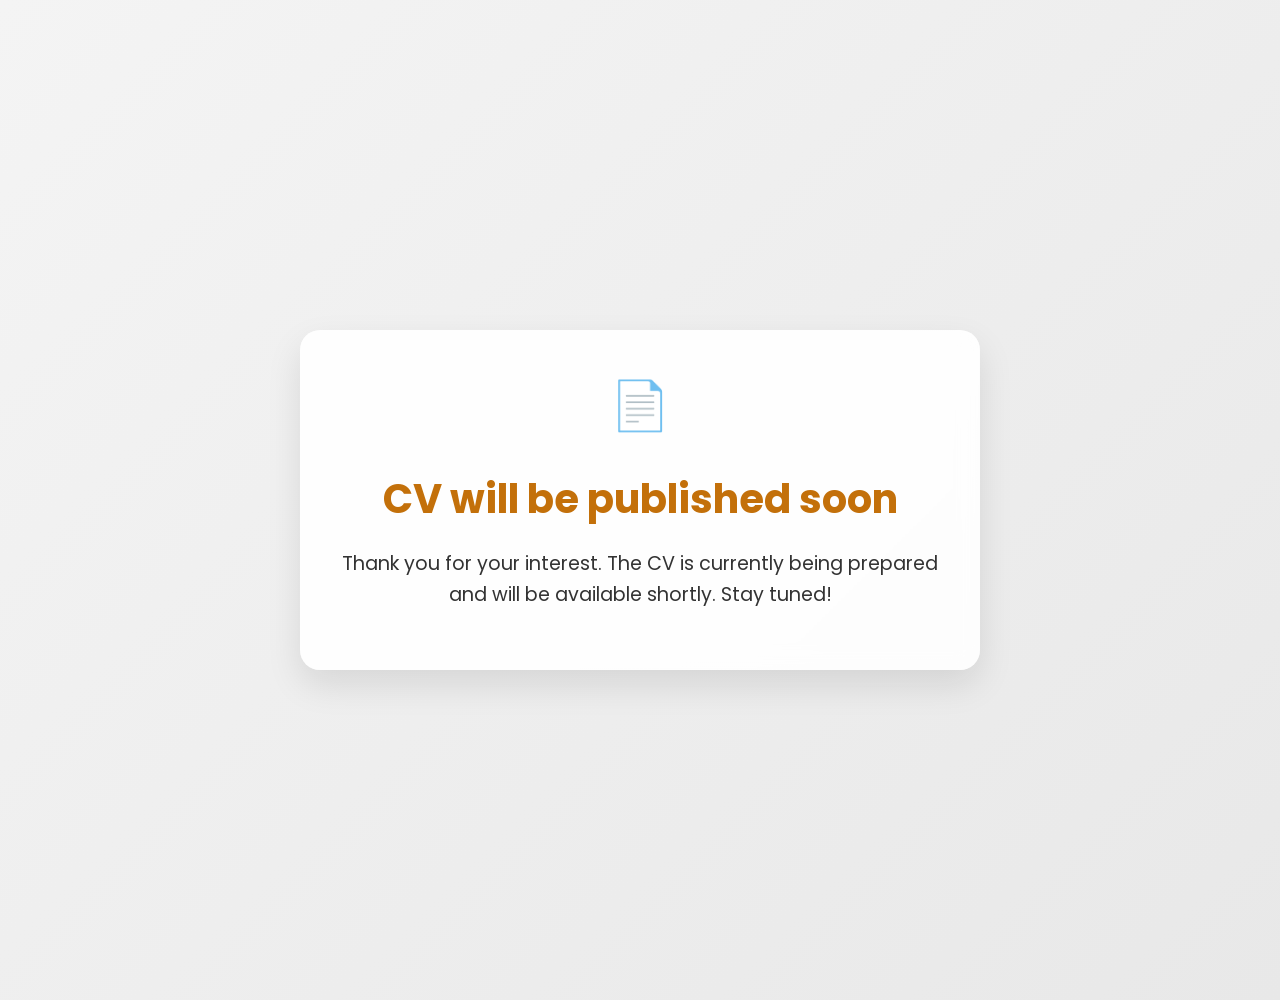
<file: pages/cv.html>
<!DOCTYPE html>
<html lang="en">
<head>
    <meta charset="UTF-8">
    <meta name="viewport" content="width=device-width, initial-scale=1.0">
    <title>CV - James Rodriss</title>
    <link href="https://fonts.googleapis.com/css2?family=Poppins:wght@300;400;500;600;700&display=swap" rel="stylesheet">
    <style>
        body {
            font-family: 'Poppins', sans-serif;
            text-align: center;
            padding: 50px;
            background: linear-gradient(135deg, #f4f4f4 0%, #e8e8e8 100%);
            margin: 0;
            min-height: 100vh;
            display: flex;
            align-items: center;
            justify-content: center;
        }
        .container {
            max-width: 600px;
            background: rgba(255, 255, 255, 0.9);
            padding: 40px;
            border-radius: 20px;
            box-shadow: 0 15px 35px rgba(0, 0, 0, 0.1);
            backdrop-filter: blur(10px);
        }
        h1 {
            color: #c3700a;
            font-size: 2.5rem;
            margin-bottom: 20px;
        }
        p {
            color: #333;
            font-size: 1.2rem;
            line-height: 1.6;
        }
        .icon {
            font-size: 3rem;
            color: #c3700a;
            margin-bottom: 20px;
        }
    </style>
</head>
<body>
    <div class="container">
        <div class="icon">📄</div>
        <h1>CV will be published soon</h1>
        <p>Thank you for your interest. The CV is currently being prepared and will be available shortly. Stay tuned!</p>
    </div>
</body>
</html></content>
</file>
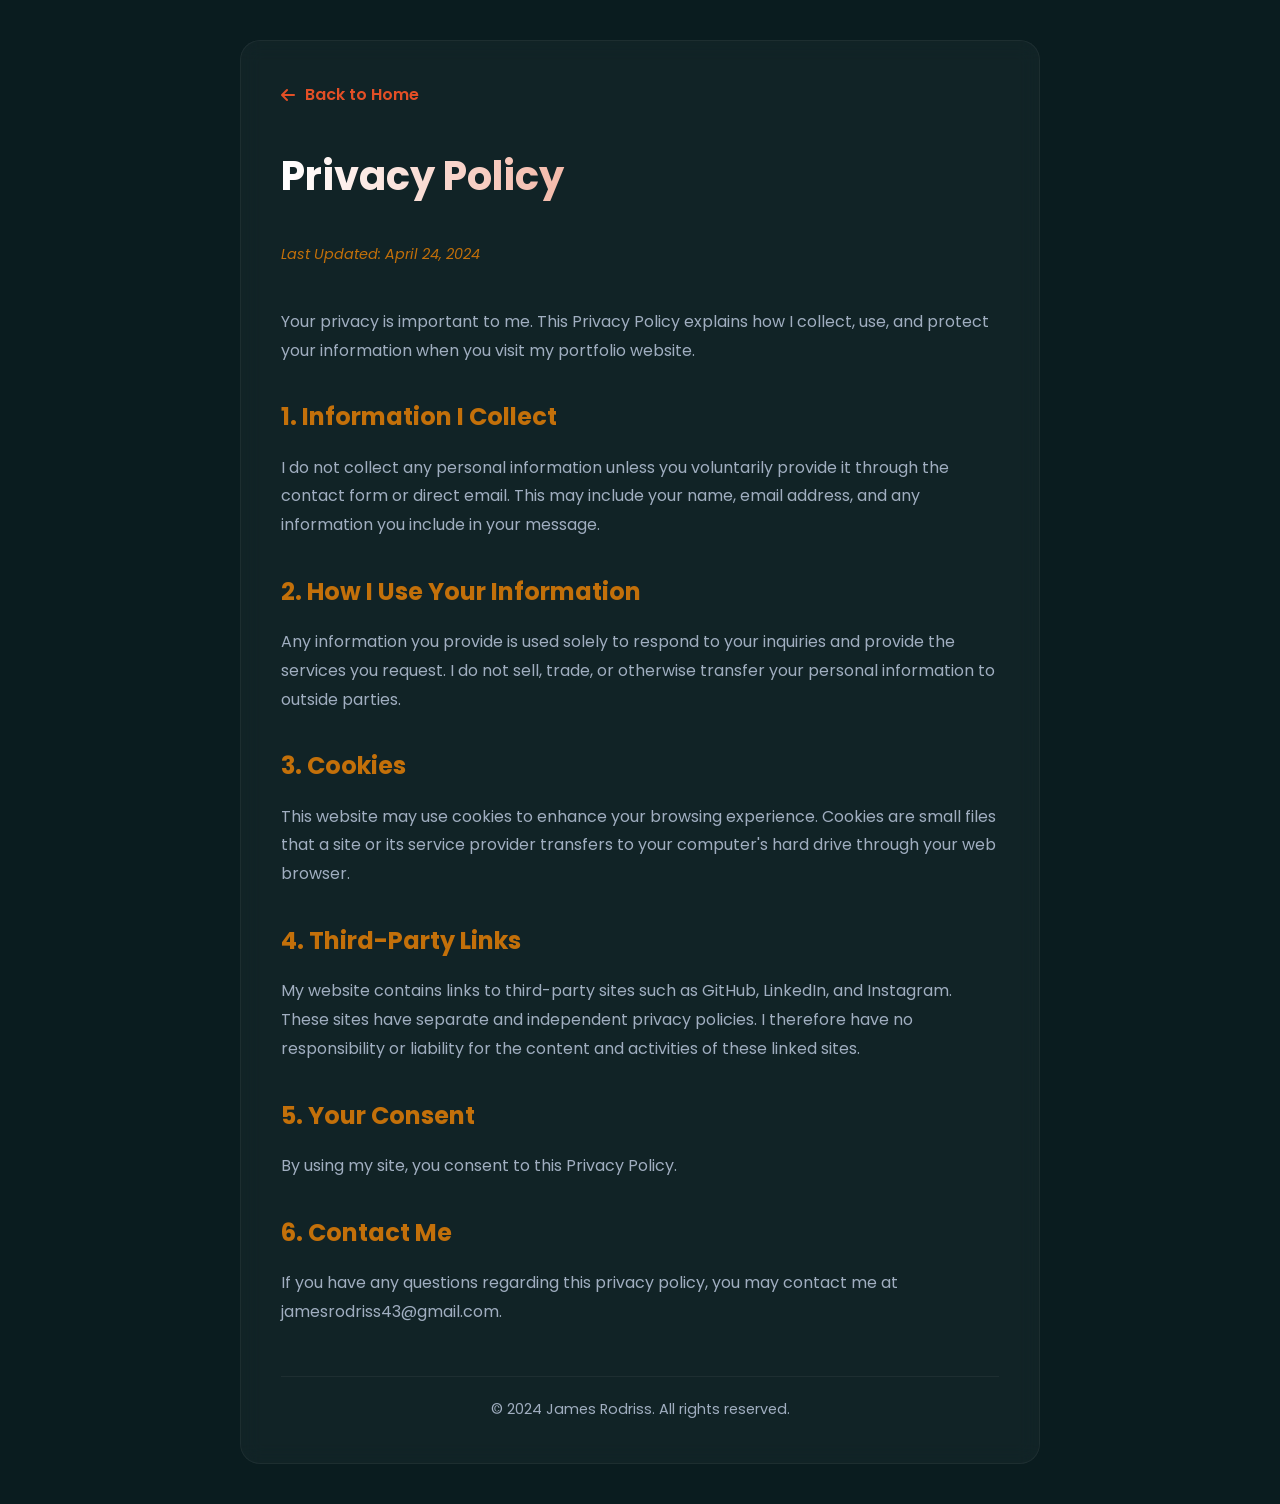
<file: pages/privacy.html>
<!DOCTYPE html>
<html lang="en">
<head>
    <meta charset="UTF-8">
    <meta name="viewport" content="width=device-width, initial-scale=1.0">
    <title>Privacy Policy - James Rodriss</title>
    <link href="https://fonts.googleapis.com/css2?family=Poppins:wght@300;400;500;600;700&display=swap" rel="stylesheet">
    <link rel="stylesheet" href="https://cdnjs.cloudflare.com/ajax/libs/font-awesome/6.4.0/css/all.min.css" />
    <style>
        :root {
            --primary: #e34f26;
            --secondary: #c3700a;
            --bg: #0a1c1f;
            --text: #e2e8f0;
            --text-muted: #a0aec0;
        }

        * {
            padding: 0;
            margin: 0;
            box-sizing: border-box;
        }

        body {
            font-family: 'Poppins', sans-serif;
            background-color: var(--bg);
            color: var(--text);
            line-height: 1.8;
            padding: 40px 20px;
        }

        .container {
            max-width: 800px;
            margin: 0 auto;
            background: rgba(255, 255, 255, 0.03);
            padding: 40px;
            border-radius: 20px;
            border: 1px solid rgba(255, 255, 255, 0.05);
            backdrop-filter: blur(10px);
        }

        .back-btn {
            display: inline-flex;
            align-items: center;
            gap: 10px;
            color: var(--primary);
            text-decoration: none;
            font-weight: 600;
            margin-bottom: 30px;
            transition: transform 0.3s ease;
        }

        .back-btn:hover {
            transform: translateX(-5px);
        }

        h1 {
            font-size: 2.5rem;
            margin-bottom: 30px;
            background: linear-gradient(90deg, #fff, var(--primary));
            -webkit-background-clip: text;
            -webkit-text-fill-color: transparent;
        }

        h2 {
            font-size: 1.5rem;
            color: var(--secondary);
            margin: 30px 0 15px;
        }

        p {
            margin-bottom: 20px;
            color: var(--text-muted);
        }

        .last-updated {
            font-size: 0.9rem;
            color: var(--secondary);
            margin-bottom: 40px;
            font-style: italic;
        }

        footer {
            margin-top: 50px;
            text-align: center;
            padding-top: 20px;
            border-top: 1px solid rgba(255, 255, 255, 0.05);
            font-size: 0.9rem;
            color: var(--text-muted);
        }
    </style>
</head>
<body>
    <div class="container">
        <a href="../index.html" class="back-btn">
            <i class="fas fa-arrow-left"></i> Back to Home
        </a>
        
        <h1>Privacy Policy</h1>
        <p class="last-updated">Last Updated: April 24, 2024</p>

        <p>Your privacy is important to me. This Privacy Policy explains how I collect, use, and protect your information when you visit my portfolio website.</p>

        <h2>1. Information I Collect</h2>
        <p>I do not collect any personal information unless you voluntarily provide it through the contact form or direct email. This may include your name, email address, and any information you include in your message.</p>

        <h2>2. How I Use Your Information</h2>
        <p>Any information you provide is used solely to respond to your inquiries and provide the services you request. I do not sell, trade, or otherwise transfer your personal information to outside parties.</p>

        <h2>3. Cookies</h2>
        <p>This website may use cookies to enhance your browsing experience. Cookies are small files that a site or its service provider transfers to your computer's hard drive through your web browser.</p>

        <h2>4. Third-Party Links</h2>
        <p>My website contains links to third-party sites such as GitHub, LinkedIn, and Instagram. These sites have separate and independent privacy policies. I therefore have no responsibility or liability for the content and activities of these linked sites.</p>

        <h2>5. Your Consent</h2>
        <p>By using my site, you consent to this Privacy Policy.</p>

        <h2>6. Contact Me</h2>
        <p>If you have any questions regarding this privacy policy, you may contact me at jamesrodriss43@gmail.com.</p>

        <footer>
            &copy; 2024 James Rodriss. All rights reserved.
        </footer>
    </div>
</body>
</html>
</file>
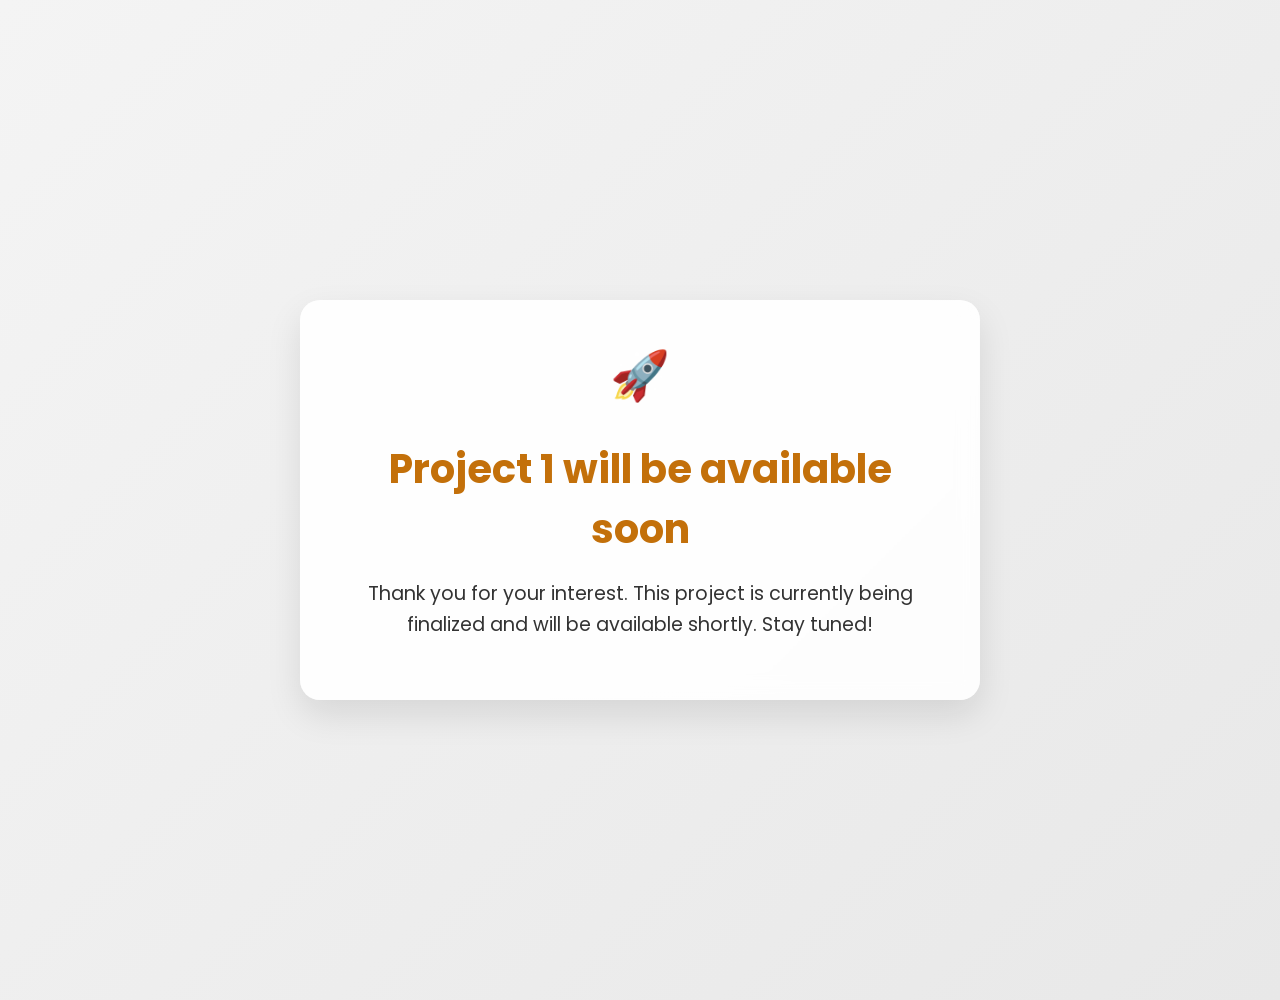
<file: pages/project1.html>
<!DOCTYPE html>
<html lang="en">
<head>
    <meta charset="UTF-8">
    <meta name="viewport" content="width=device-width, initial-scale=1.0">
    <title>Project 1 - James Rodriss</title>
    <link href="https://fonts.googleapis.com/css2?family=Poppins:wght@300;400;500;600;700&display=swap" rel="stylesheet">
    <style>
        body {
            font-family: 'Poppins', sans-serif;
            text-align: center;
            padding: 50px;
            background: linear-gradient(135deg, #f4f4f4 0%, #e8e8e8 100%);
            margin: 0;
            min-height: 100vh;
            display: flex;
            align-items: center;
            justify-content: center;
        }
        .container {
            max-width: 600px;
            background: rgba(255, 255, 255, 0.9);
            padding: 40px;
            border-radius: 20px;
            box-shadow: 0 15px 35px rgba(0, 0, 0, 0.1);
            backdrop-filter: blur(10px);
        }
        h1 {
            color: #c3700a;
            font-size: 2.5rem;
            margin-bottom: 20px;
        }
        p {
            color: #333;
            font-size: 1.2rem;
            line-height: 1.6;
        }
        .icon {
            font-size: 3rem;
            color: #c3700a;
            margin-bottom: 20px;
        }
    </style>
</head>
<body>
    <div class="container">
        <div class="icon">🚀</div>
        <h1>Project 1 will be available soon</h1>
        <p>Thank you for your interest. This project is currently being finalized and will be available shortly. Stay tuned!</p>
    </div>
</body>
</html>
</file>
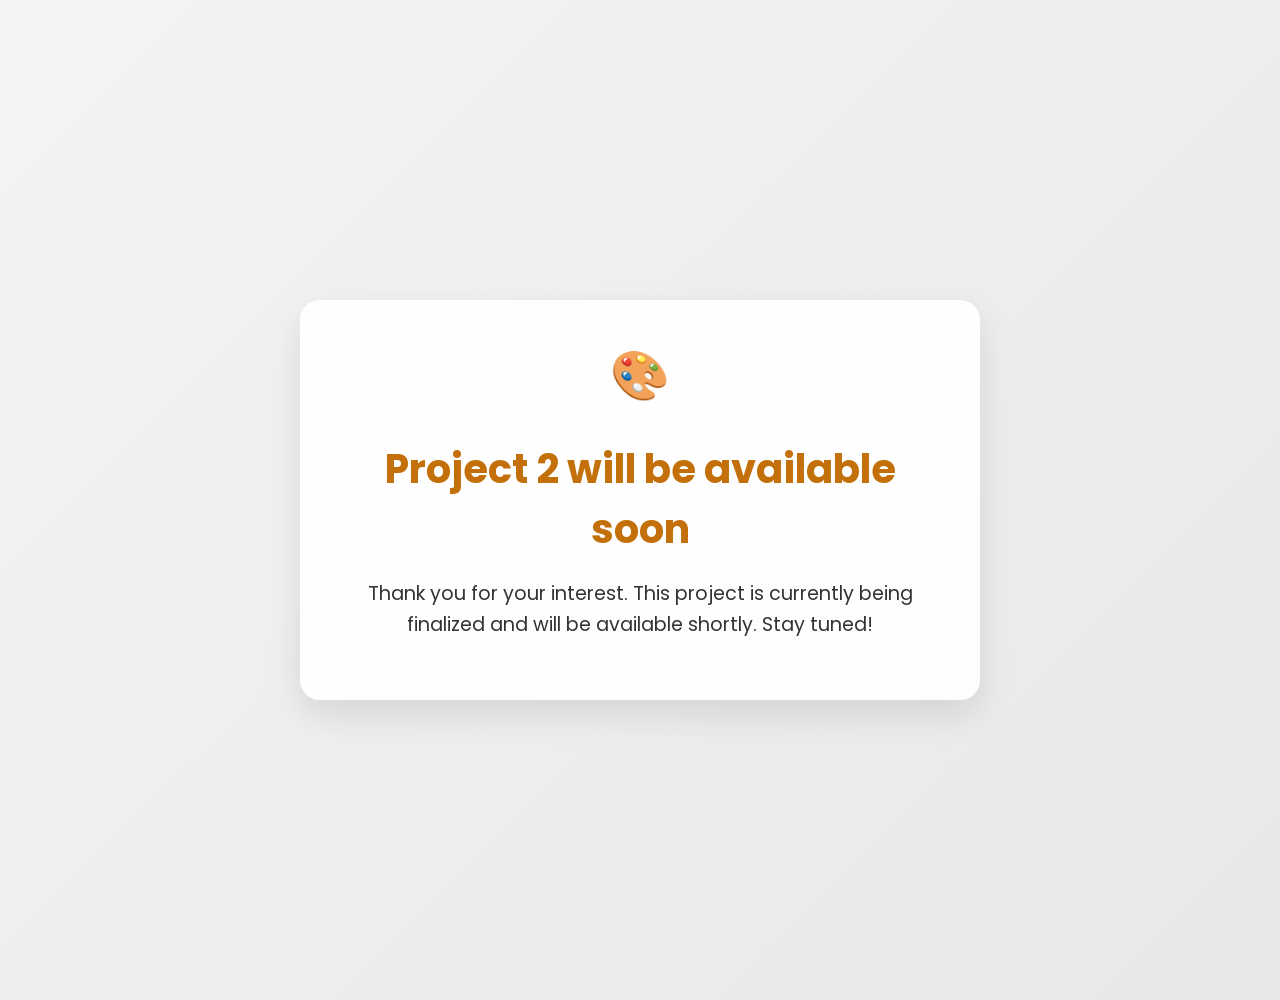
<file: pages/project2.html>
<!DOCTYPE html>
<html lang="en">
<head>
    <meta charset="UTF-8">
    <meta name="viewport" content="width=device-width, initial-scale=1.0">
    <title>Project 2 - James Rodriss</title>
    <link href="https://fonts.googleapis.com/css2?family=Poppins:wght@300;400;500;600;700&display=swap" rel="stylesheet">
    <style>
        body {
            font-family: 'Poppins', sans-serif;
            text-align: center;
            padding: 50px;
            background: linear-gradient(135deg, #f4f4f4 0%, #e8e8e8 100%);
            margin: 0;
            min-height: 100vh;
            display: flex;
            align-items: center;
            justify-content: center;
        }
        .container {
            max-width: 600px;
            background: rgba(255, 255, 255, 0.9);
            padding: 40px;
            border-radius: 20px;
            box-shadow: 0 15px 35px rgba(0, 0, 0, 0.1);
            backdrop-filter: blur(10px);
        }
        h1 {
            color: #c3700a;
            font-size: 2.5rem;
            margin-bottom: 20px;
        }
        p {
            color: #333;
            font-size: 1.2rem;
            line-height: 1.6;
        }
        .icon {
            font-size: 3rem;
            color: #c3700a;
            margin-bottom: 20px;
        }
    </style>
</head>
<body>
    <div class="container">
        <div class="icon">🎨</div>
        <h1>Project 2 will be available soon</h1>
        <p>Thank you for your interest. This project is currently being finalized and will be available shortly. Stay tuned!</p>
    </div>
</body>
</html>
</file>
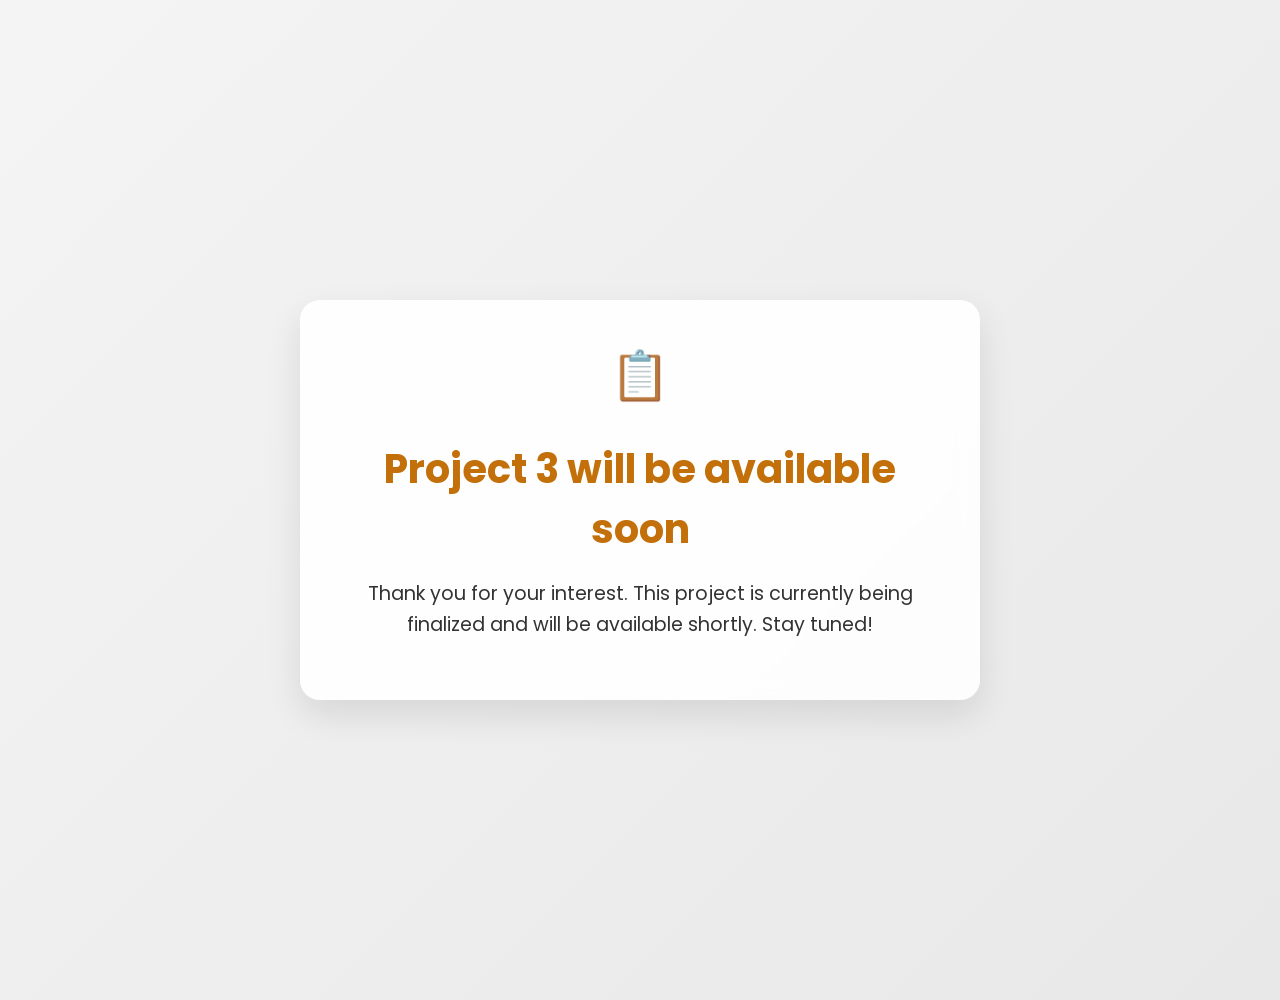
<file: pages/project3.html>
<!DOCTYPE html>
<html lang="en">
<head>
    <meta charset="UTF-8">
    <meta name="viewport" content="width=device-width, initial-scale=1.0">
    <title>Project 3 - James Rodriss</title>
    <link href="https://fonts.googleapis.com/css2?family=Poppins:wght@300;400;500;600;700&display=swap" rel="stylesheet">
    <style>
        body {
            font-family: 'Poppins', sans-serif;
            text-align: center;
            padding: 50px;
            background: linear-gradient(135deg, #f4f4f4 0%, #e8e8e8 100%);
            margin: 0;
            min-height: 100vh;
            display: flex;
            align-items: center;
            justify-content: center;
        }
        .container {
            max-width: 600px;
            background: rgba(255, 255, 255, 0.9);
            padding: 40px;
            border-radius: 20px;
            box-shadow: 0 15px 35px rgba(0, 0, 0, 0.1);
            backdrop-filter: blur(10px);
        }
        h1 {
            color: #c3700a;
            font-size: 2.5rem;
            margin-bottom: 20px;
        }
        p {
            color: #333;
            font-size: 1.2rem;
            line-height: 1.6;
        }
        .icon {
            font-size: 3rem;
            color: #c3700a;
            margin-bottom: 20px;
        }
    </style>
</head>
<body>
    <div class="container">
        <div class="icon">📋</div>
        <h1>Project 3 will be available soon</h1>
        <p>Thank you for your interest. This project is currently being finalized and will be available shortly. Stay tuned!</p>
    </div>
</body>
</html>
</file>
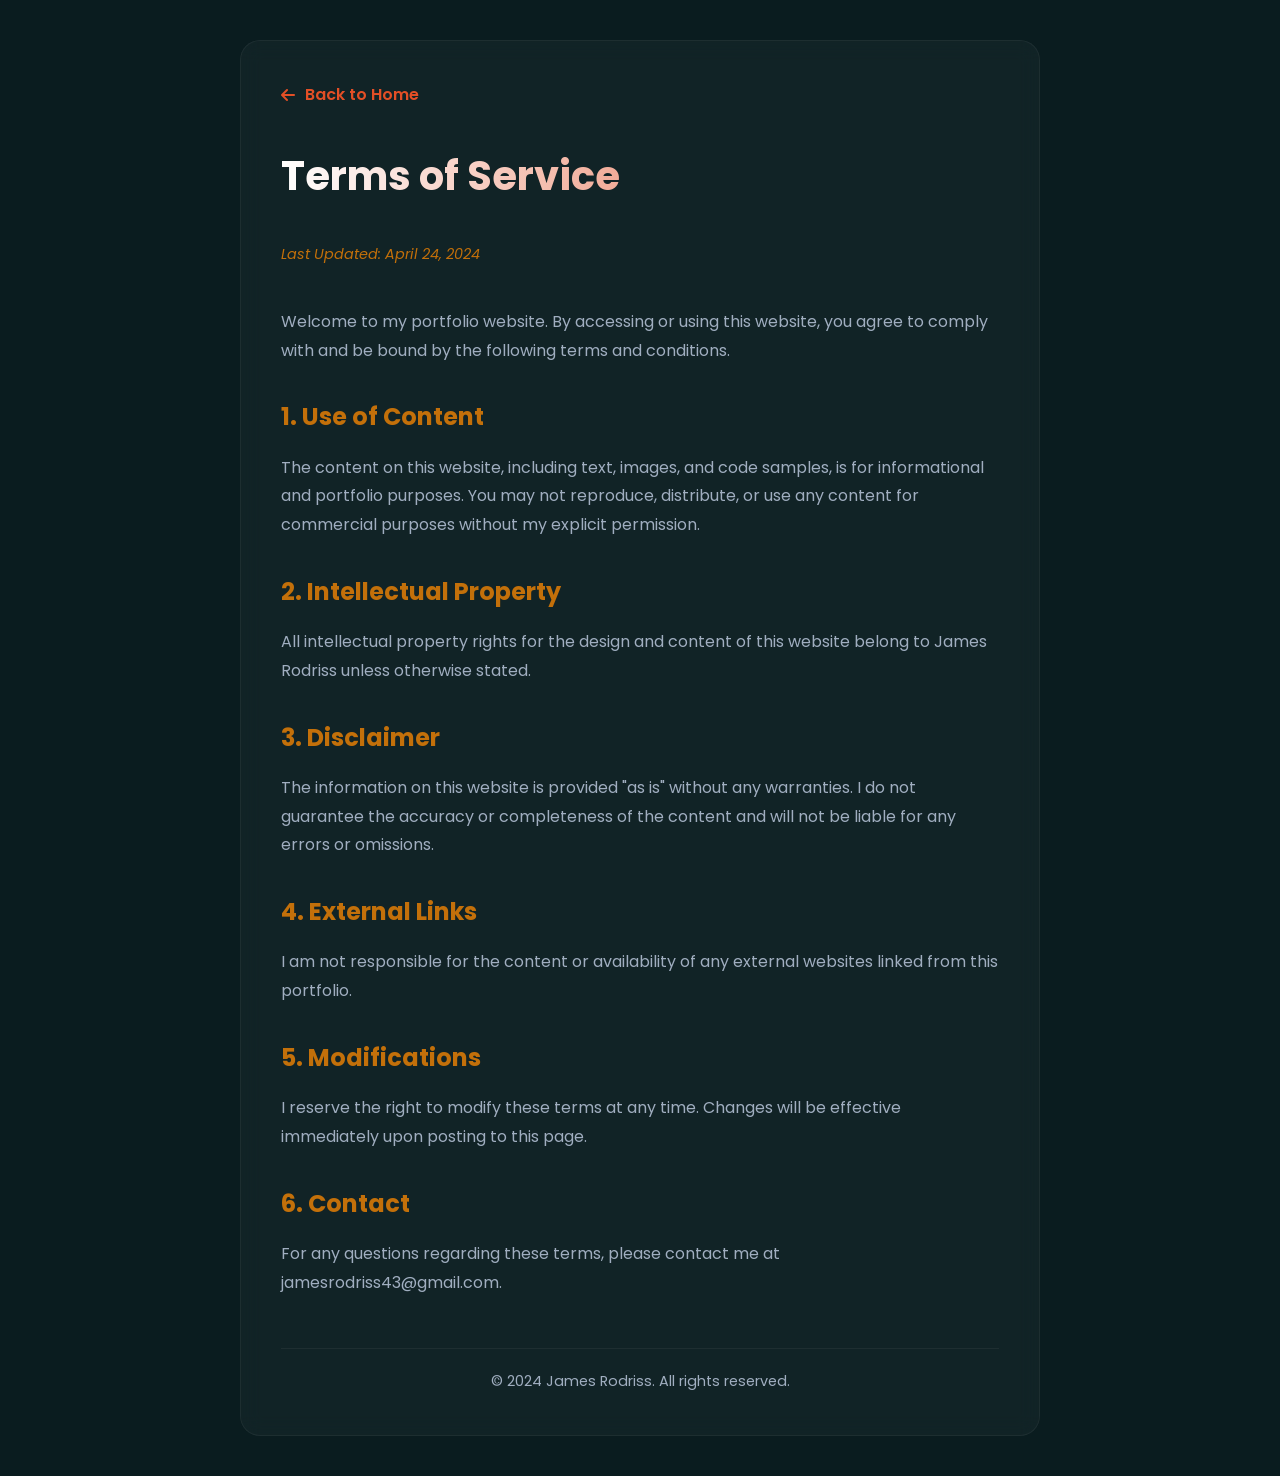
<file: pages/terms.html>
<!DOCTYPE html>
<html lang="en">
<head>
    <meta charset="UTF-8">
    <meta name="viewport" content="width=device-width, initial-scale=1.0">
    <title>Terms of Service - James Rodriss</title>
    <link href="https://fonts.googleapis.com/css2?family=Poppins:wght@300;400;500;600;700&display=swap" rel="stylesheet">
    <link rel="stylesheet" href="https://cdnjs.cloudflare.com/ajax/libs/font-awesome/6.4.0/css/all.min.css" />
    <style>
        :root {
            --primary: #e34f26;
            --secondary: #c3700a;
            --bg: #0a1c1f;
            --text: #e2e8f0;
            --text-muted: #a0aec0;
        }

        * {
            padding: 0;
            margin: 0;
            box-sizing: border-box;
        }

        body {
            font-family: 'Poppins', sans-serif;
            background-color: var(--bg);
            color: var(--text);
            line-height: 1.8;
            padding: 40px 20px;
        }

        .container {
            max-width: 800px;
            margin: 0 auto;
            background: rgba(255, 255, 255, 0.03);
            padding: 40px;
            border-radius: 20px;
            border: 1px solid rgba(255, 255, 255, 0.05);
            backdrop-filter: blur(10px);
        }

        .back-btn {
            display: inline-flex;
            align-items: center;
            gap: 10px;
            color: var(--primary);
            text-decoration: none;
            font-weight: 600;
            margin-bottom: 30px;
            transition: transform 0.3s ease;
        }

        .back-btn:hover {
            transform: translateX(-5px);
        }

        h1 {
            font-size: 2.5rem;
            margin-bottom: 30px;
            background: linear-gradient(90deg, #fff, var(--primary));
            -webkit-background-clip: text;
            -webkit-text-fill-color: transparent;
        }

        h2 {
            font-size: 1.5rem;
            color: var(--secondary);
            margin: 30px 0 15px;
        }

        p {
            margin-bottom: 20px;
            color: var(--text-muted);
        }

        .last-updated {
            font-size: 0.9rem;
            color: var(--secondary);
            margin-bottom: 40px;
            font-style: italic;
        }

        footer {
            margin-top: 50px;
            text-align: center;
            padding-top: 20px;
            border-top: 1px solid rgba(255, 255, 255, 0.05);
            font-size: 0.9rem;
            color: var(--text-muted);
        }
    </style>
</head>
<body>
    <div class="container">
        <a href="../index.html" class="back-btn">
            <i class="fas fa-arrow-left"></i> Back to Home
        </a>
        
        <h1>Terms of Service</h1>
        <p class="last-updated">Last Updated: April 24, 2024</p>

        <p>Welcome to my portfolio website. By accessing or using this website, you agree to comply with and be bound by the following terms and conditions.</p>

        <h2>1. Use of Content</h2>
        <p>The content on this website, including text, images, and code samples, is for informational and portfolio purposes. You may not reproduce, distribute, or use any content for commercial purposes without my explicit permission.</p>

        <h2>2. Intellectual Property</h2>
        <p>All intellectual property rights for the design and content of this website belong to James Rodriss unless otherwise stated.</p>

        <h2>3. Disclaimer</h2>
        <p>The information on this website is provided "as is" without any warranties. I do not guarantee the accuracy or completeness of the content and will not be liable for any errors or omissions.</p>

        <h2>4. External Links</h2>
        <p>I am not responsible for the content or availability of any external websites linked from this portfolio.</p>

        <h2>5. Modifications</h2>
        <p>I reserve the right to modify these terms at any time. Changes will be effective immediately upon posting to this page.</p>

        <h2>6. Contact</h2>
        <p>For any questions regarding these terms, please contact me at jamesrodriss43@gmail.com.</p>

        <footer>
            &copy; 2024 James Rodriss. All rights reserved.
        </footer>
    </div>
</body>
</html>
</file>
